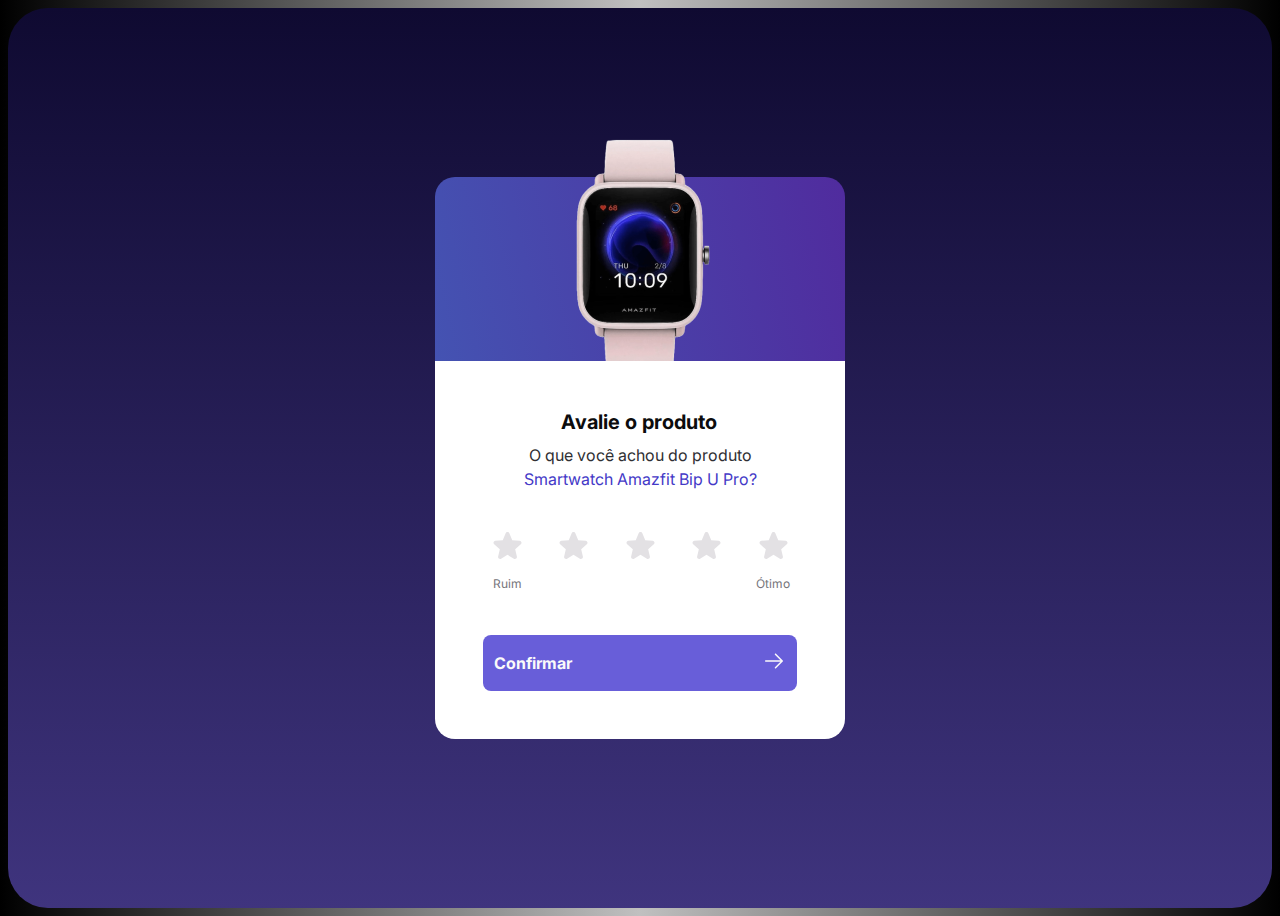
<file: index.html>
<!DOCTYPE html>
<html lang="en">
<head>
    <meta charset="UTF-8">
    <meta name="viewport" content="width=device-width, initial-scale=1.0">
    <meta name="author" content="Cristiano Franca">
    <meta name="robots" content="index, follow">
    <meta name="description" content="The web to give us  aoption to avaliation">
    <title>Avalie o Produto</title>
    <link rel="stylesheet" href="style.css">
    <link rel="icon" href="assets/LetraC.png" type="imagem">
    <link rel="preconnect" href="https://fonts.googleapis.com">
    <link rel="preconnect" href="https://fonts.gstatic.com" crossorigin>
    <link href="https://fonts.googleapis.com/css2?family=Inter:wght@100;200;300;400;500;600;700&display=swap" rel="stylesheet">
</head>
    <div id="container">
        <div id="produto">
          <img src="assets/Image.png" alt="relogio">
        </div>
        <div id="content">
          <div id="Review">
             <div id="title">
                  <p id="text1">Avalie o produto</p>
                  <p id="text2">O que você achou do produto <span>Smartwatch Amazfit Bip U Pro?</span> </p>
             </div>
             <div id="rating">
                 <div id="stars">
                    <div id="star1">
                      <button type="button" onclick="Trocar1()">
                      <img id="img1" src="assets/StarVazio.svg" alt="imagem de estrela">
                      </button>
                    </div>
                    <div id="star2">
                      <button type="button" onclick="Trocar2()">
                      <img id="img2" src="assets/StarVazio.svg" alt="">
                      </button>
                    </div>
                    <div id="star3">
                      <button  type="button" onclick="Trocar3()">
                      <img id="img3" src="assets/StarVazio.svg" alt="">
                      </button>
                    </div>
                    <div id="star4">
                      <button  type="button" onclick="Trocar4()">
                      <img id="img4" src="assets/StarVazio.svg" alt="">
                      </button>
                    </div>
                    <div id="star5">
                      <button type="button" onclick="Trocar5()">
                      <img id="img5" src="assets/StarVazio.svg" alt="">
                      </button>
                    </div>
                 </div>
                 <div id="avaliacaoLevel">
                    <p id="text3">Ruim</p>
                    <p id="text4">Ótimo</p>
                 </div>
             </div>
          </div>
          <div id="Button">
           <p id="text5">Confirmar</p>
            <a href="index_2.html" target="_self">
            
                <img src="assets/Icon.svg" alt="Seta">
            </a>
          </div>
        </div>
    </div>
    <script src="JavaScript.js"></script>
</body>
</html>
</file>
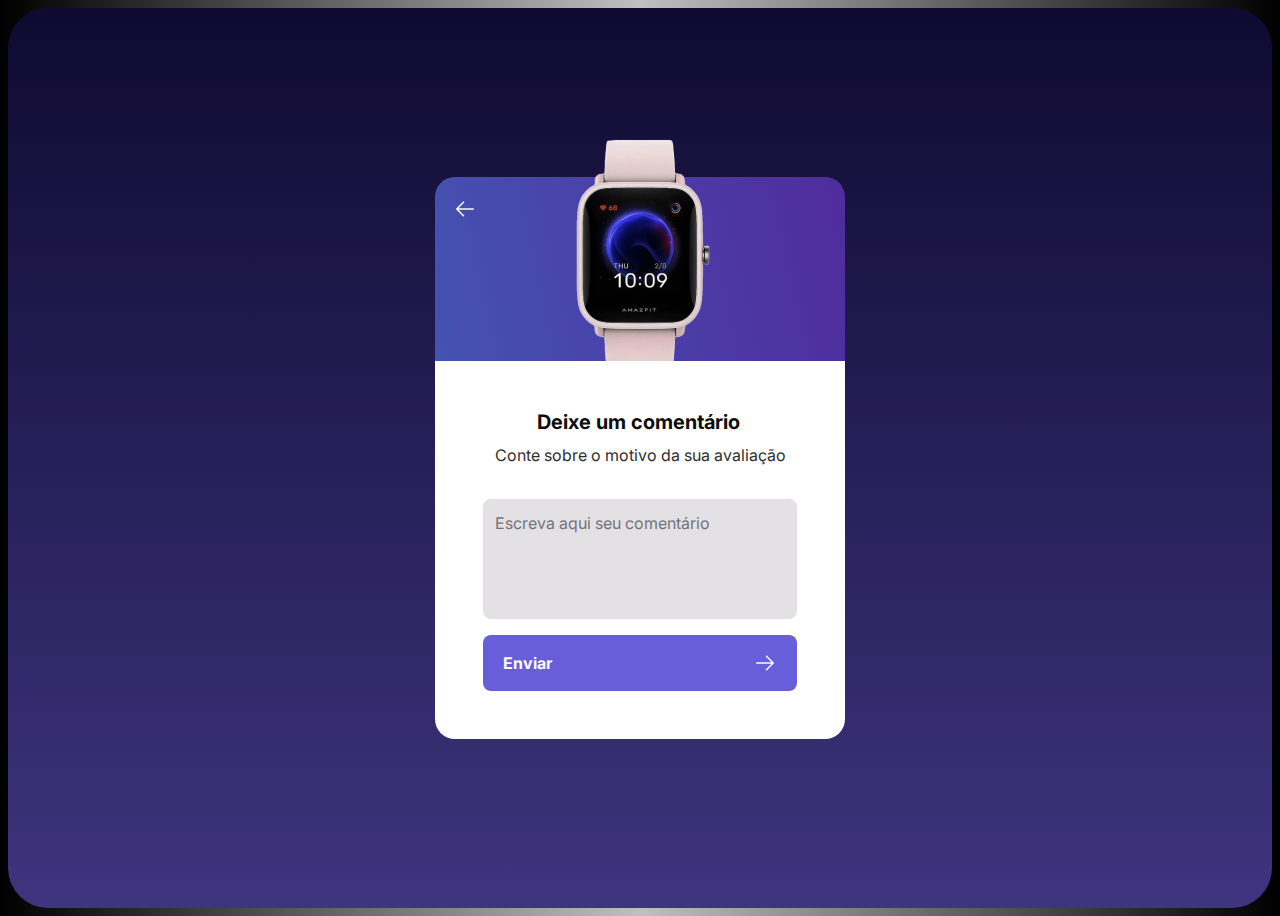
<file: index_2.html>
<!DOCTYPE html>
<html lang="en">
  <head>
    <meta charset="UTF-8" />
    <meta name="viewport" content="width=device-width, initial-scale=1.0" />
    <title>Deixe seu Comentario</title>
    <link rel="stylesheet" href="style2.css" />
    <link rel="icon" href="assets/LetraC.png" type="imagem" />
    <link rel="preconnect" href="https://fonts.googleapis.com" />
    <link rel="preconnect" href="https://fonts.gstatic.com" crossorigin />
    <link
      href="https://fonts.googleapis.com/css2?family=Inter:wght@100;200;300;400;500;600;700&display=swap"
      rel="stylesheet"
    />
  </head>
  <body>
    <div id="container">
      <div id="produto">
        <a href="index.html" target="_self">
          <img id="return" src="assets/return.svg" alt="Retornno" />
        </a>
        <img id="imagem" src="assets/Image.png" alt="relogio" />
      </div>
      <div id="content">
        <div id="Comment">
          <div id="title">
            <p id="text1">Deixe um comentário</p>
            <p id="text2">Conte sobre o motivo da sua avaliação</p>
          </div>

          <div id="TextArea">
            <textarea
              style="resize: none"
              name="Comentario"
              id="input"
              placeholder="Escreva aqui seu comentário"
            ></textarea>
          </div>
        </div>
        <div id="Button">
          <p id="Enviar">Enviar</p>
          <button
            type="button"
            onclick="document.getElementById('enviado').style.display='flex'"
          ></button>
        </div>
      </div>
    </div>

    <div id="enviado" style="display: none">
      <div id="CentralMensage">
        <button type="reset" onclick="resetPagina()">
          <img src="assets/fechar.jpg" alt="" />
        </button>
        <p>Obrigado</p>
        <p>pelo seu feedback!</p>
        <img src="./assets/happy.png" alt="" />
      </div>
    </div>
    <script src="JavaScript1.js"></script>
  </body>
</html>
</file>
<file: style.css>
body {
  display: flex;
  justify-content: center;
  align-items: center;
  height: 100vh;
  background: linear-gradient(to right, black 0%, silver 50%, black 100%);
}
#container {
  width: 1440px;
  height: 900px;
  border-radius: 40px;
  background: var(
    --brand-gradient-dark,
    linear-gradient(180deg, #0f0a31 0%, #3f347e 100%)
  );
  display: flex;
  flex-direction: column;
  justify-content: center;
  align-items: center;
}
#produto {
  width: 410px;
  height: 184px;
  border-radius: 20px 20px 0px 0px;
  background: var(
    --brand-gradient-light,
    linear-gradient(77deg, #4453b2 -0.41%, #502c9e 98.95%)
  );
  display: flex;
  justify-content: center;
  align-items: end;
}
#produto img {
  width: 140px;
  height: 232px;
}
#content {
  width: 410px;
  height: 378px;
  background-color: white;
  border-radius: 0px 0px 20px 20px;
  display: flex;
  align-items: center;
  flex-direction: column;
  justify-content: space-between;
  gap: 24px;
}
#Review {
  width: 314px;
  height: 184px;
  margin-top: 48px;
  display: flex;
  flex-direction: column;
  gap: 32px;
  align-items: center;
  justify-content: space-between;
}
#title {
  width: 314px;
  height: 82px;
  display: flex;
  flex-direction: column;
  justify-content: space-between;
  gap: 8px;
  align-items: center;
}
#text1 {
  width: 159px;
  height: 26px;
  color: var(--base-gray-500, #0c0c0d);
  font-family: Inter;
  font-size: 20px;
  font-style: normal;
  font-weight: 700;
  line-height: 130%;
  margin: 0;
}
#text2 {
  width: 314px;
  height: 48px;
  color: var(--base-gray-400, #2f2f33);
  text-align: center;
  font-family: Inter;
  font-size: 16px;
  font-style: normal;
  font-weight: 400;
  line-height: 150%;
  margin: 0;
}
span {
  color: var(--brand-purple-dark, #4439c7);
  font-family: Inter;
  font-size: 16px;
  font-style: normal;
  font-weight: 400;
  line-height: 150%;
}
#rating {
  width: 314px;
  height: 70px;
  display: flex;
  flex-direction: column;
  gap: 4px;
}
#stars {
  width: 314px;
  height: 48px;
  display: flex;
  flex-direction: row;
  justify-content: space-between;
  gap: auto;
}
button {
  width: 48px;
  height: 48px;
  background-color: transparent;
  border: none;
  cursor: pointer;
}
#img1:hover,
#img2:hover,
#img3:hover,
#img4:hover,
#img5:hover {
  opacity: 0;
}
#star1:hover,
#star2:hover,
#star3:hover,
#star4:hover,
#star5:hover {
  border-radius: 999px;
  background: var(--rating-yellow-light, #faf2e7);
  background-image: url(assets/StarHover.svg);
  background-repeat: no-repeat;
  background-position: center;
}
#star1:active {
  border-radius: 999px;
  background: var(--rating-yellow-light, #faf2e7);
}
#avaliacaoLevel {
  width: 314px;
  height: 18px;
  display: flex;
  flex-direction: row;
  justify-content: space-between;
  gap: auto;
}
#text3,
#text4 {
  width: 48px;
  height: auto;
  color: var(--base-gray-300, #75747a);
  text-align: center;
  font-family: Inter;
  font-size: 12px;
  font-style: normal;
  font-weight: 400;
  line-height: 150%;
  margin: 0;
}
#Button {
  width: 314px;
  height: 56px;
  border-radius: 8px;
  background: var(--brand-purple, #685ed9);
  margin-bottom: 48px;
  display: flex;
  flex-direction: row;
  gap: 18px;
  justify-content: center;
  align-items: center;
  cursor: pointer;
}

#text5 {
  width: 232px;
  height: 24px;
  color: var(--base-gray-100, #fafafa);
  font-family: Inter;
  font-size: 16px;
  font-style: normal;
  font-weight: 700;
  line-height: 150%;
}

#Button img {
  width: 24px;
  height: 24px;
  margin-left: 18px;
}

#Button:hover {
  border-radius: 8px;
  background: var(--brand-purple-dark, #4439c7);
}
</file>
<file: style2.css>
body {
  display: flex;
  justify-content: center;
  align-items: center;
  height: 100vh;
  background: linear-gradient(to right, black 0%, silver 50%, black 100%);
}
#container {
  width: 1440px;
  height: 900px;
  border-radius: 40px;
  background: var(
    --brand-gradient-dark,
    linear-gradient(180deg, #0f0a31 0%, #3f347e 100%)
  );
  display: flex;
  flex-direction: column;
  justify-content: center;
  align-items: center;
}
a {
  position: fixed;
  width: 24px;
  height: 24px;
  margin-left: -350px;
  margin-bottom: 140px;
}
#produto {
  width: 410px;
  height: 184px;
  border-radius: 20px 20px 0px 0px;
  background: var(
    --brand-gradient-light,
    linear-gradient(77deg, #4453b2 -0.41%, #502c9e 98.95%)
  );
  display: flex;
  justify-content: center;
  align-items: end;
}
#imagem {
  width: 140px;
  height: 232px;
}

#content {
  width: 410px;
  height: 378px;
  background-color: white;
  border-radius: 0px 0px 20px 20px;
  display: flex;
  align-items: center;
  flex-direction: column;
  justify-content: space-between;
  gap: 24px;
}
#Comment {
  width: 314px;
  height: 202px;
  margin-top: 48px;
  display: flex;
  flex-direction: column;
  gap: 32px;
  align-items: center;
  justify-content: space-between;
}
#title {
  width: 314px;
  height: 58px;
  display: flex;
  flex-direction: column;
  justify-content: space-between;
  gap: 8px;
  align-items: center;
}
#text1 {
  width: 207px;
  height: 26px;
  color: var(--base-gray-500, #0c0c0d);
  font-family: Inter;
  font-size: 20px;
  font-style: normal;
  font-weight: 700;
  line-height: 130%;
  margin: 0;
}
#text2 {
  width: 314px;
  height: 48px;
  color: var(--base-gray-400, #2f2f33);
  text-align: center;
  font-family: Inter;
  font-size: 16px;
  font-style: normal;
  font-weight: 400;
  line-height: 150%;
  margin: 0;
}
#TextArea {
  display: flex;
  justify-content: center;
  align-items: center;
}
#input {
  width: 290px;
  height: 96px;
  border-radius: 8px;
  background: var(--base-gray-200, #e3e1e4);
  padding: 12px;
  border: none;
}
::placeholder {
  overflow: hidden;
  color: var(--base-gray-300, #75747a);
  font-family: Inter;
  font-size: 16px;
  font-style: normal;
  font-weight: 400;
  line-height: 150%;
}

#Button {
  width: 314px;
  height: 56px;
  border-radius: 8px;
  background: var(--brand-purple, #685ed9);
  margin-bottom: 48px;
  display: flex;
  flex-direction: row;
  gap: 18px;
  justify-content: center;
  align-items: center;
  cursor: pointer;
}
#Enviar {
  cursor: pointer;
  width: 232px;
  height: 24px;
  color: var(--base-gray-100, #fafafa);
  font-family: Inter;
  font-size: 16px;
  font-style: normal;
  font-weight: 700;
  line-height: 150%;
  text-align: left;
}

#text5 {
  width: 232px;
  height: 24px;
  color: var(--base-gray-100, #fafafa);
  font-family: Inter;
  font-size: 16px;
  font-style: normal;
  font-weight: 700;
  line-height: 150%;
}

button {
  border: none;
  background-color: transparent;
  width: 24px;
  height: 24px;
  background-image: url(assets/Icon.svg);
}

#Button:hover {
  border-radius: 8px;
  background: var(--brand-purple-dark, #4439c7);
}
#enviado {
  display: flex;
  justify-content: center;
  align-items: center;
  position: absolute;
  width: 100%;
  height: 100%;
  background-color: #75747a7e;
}
#CentralMensage {
  outline: 20px solid rgba(0, 0, 0, 0.226);
  width: 300px;
  height: 300px;
  background: linear-gradient(
    45deg,
    rgb(95, 94, 94) 25%,
    rgba(0, 0, 0, 0.699) 50%,
    rgb(95, 94, 94) 75%,
    rgba(0, 0, 0, 0.699) 100%
  );
  border-radius: 20px;
  display: flex;
  justify-content: space-between;
  flex-direction: column;
  align-items: center;
}
#CentralMensage p {
  color: white;
  font-size: 30px;
}

#CentralMensage img {
  width: 100px;
  height: 100px;
  border-radius: 50%;
}

#CentralMensage button img {
  position: absolute;
  width: 24px;
  height: 24px;
  margin-left: 110px;
  margin-top: 10px;
}
</file>
